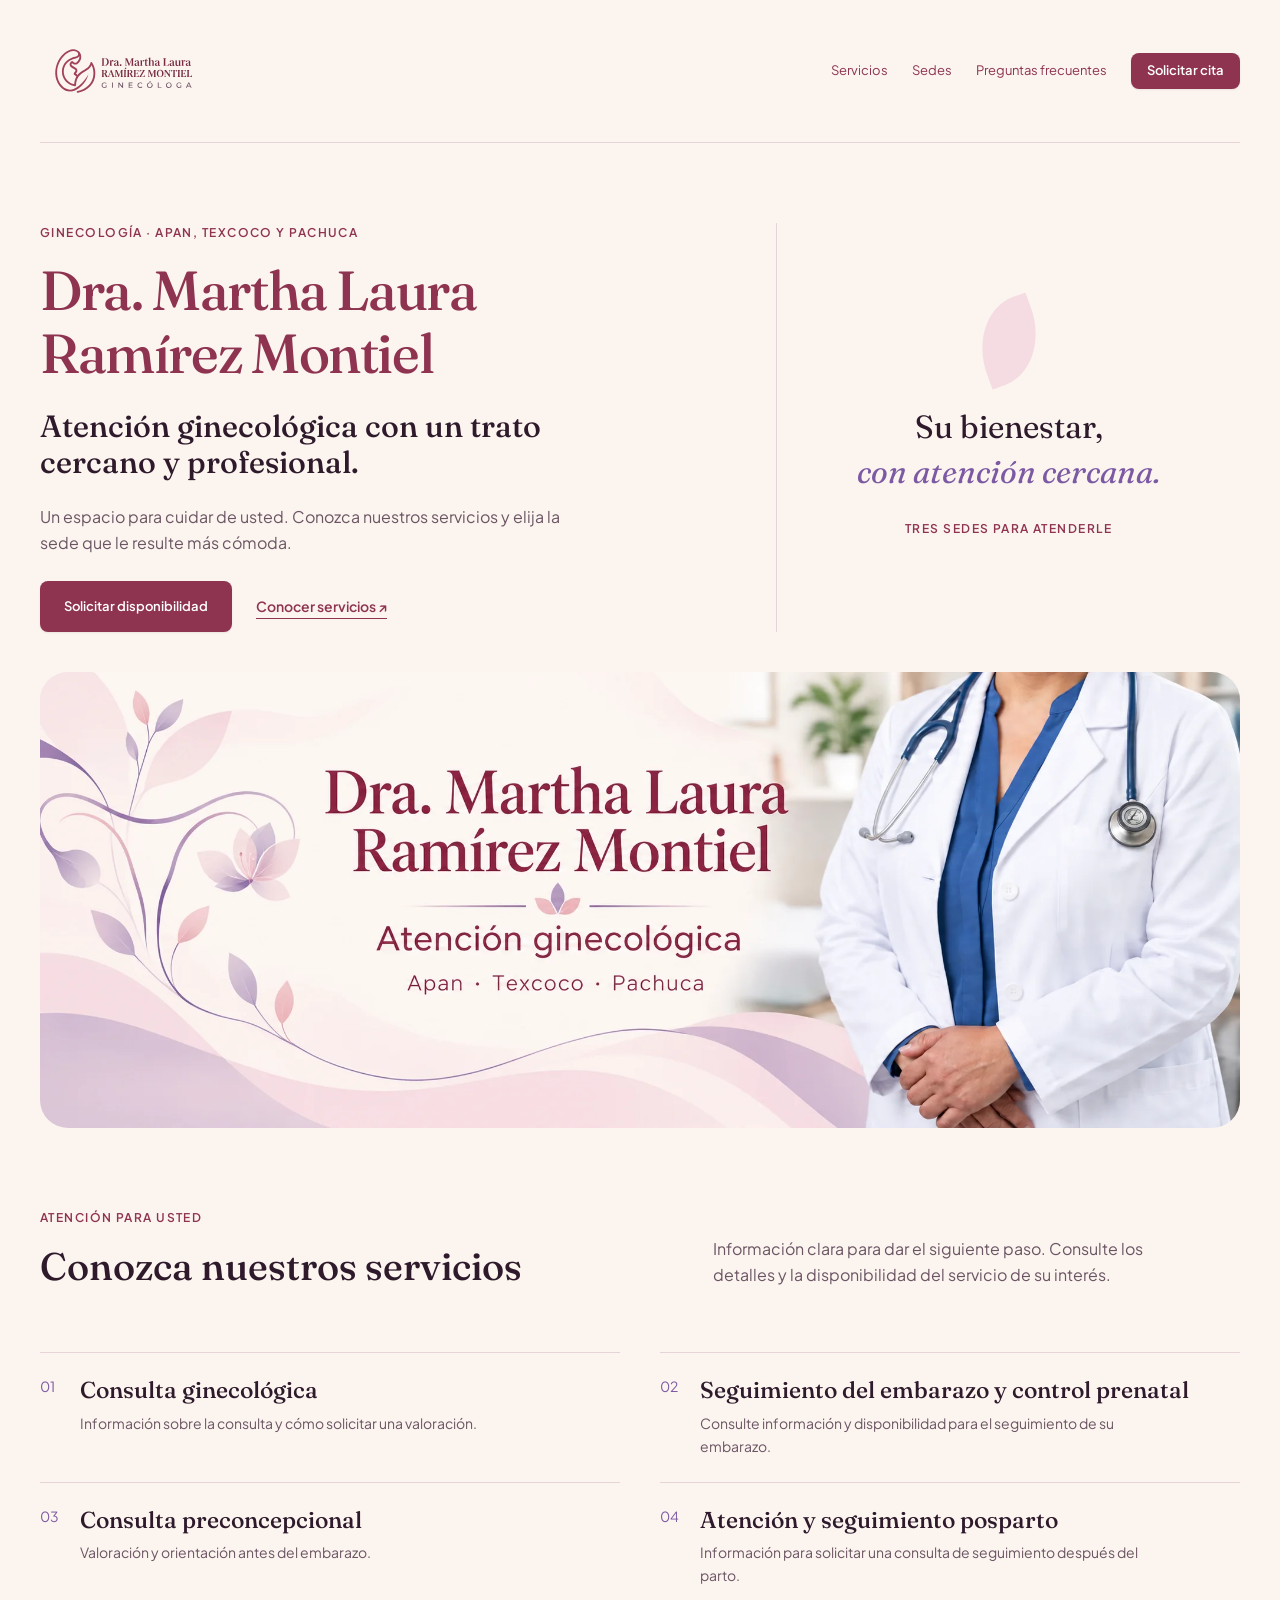
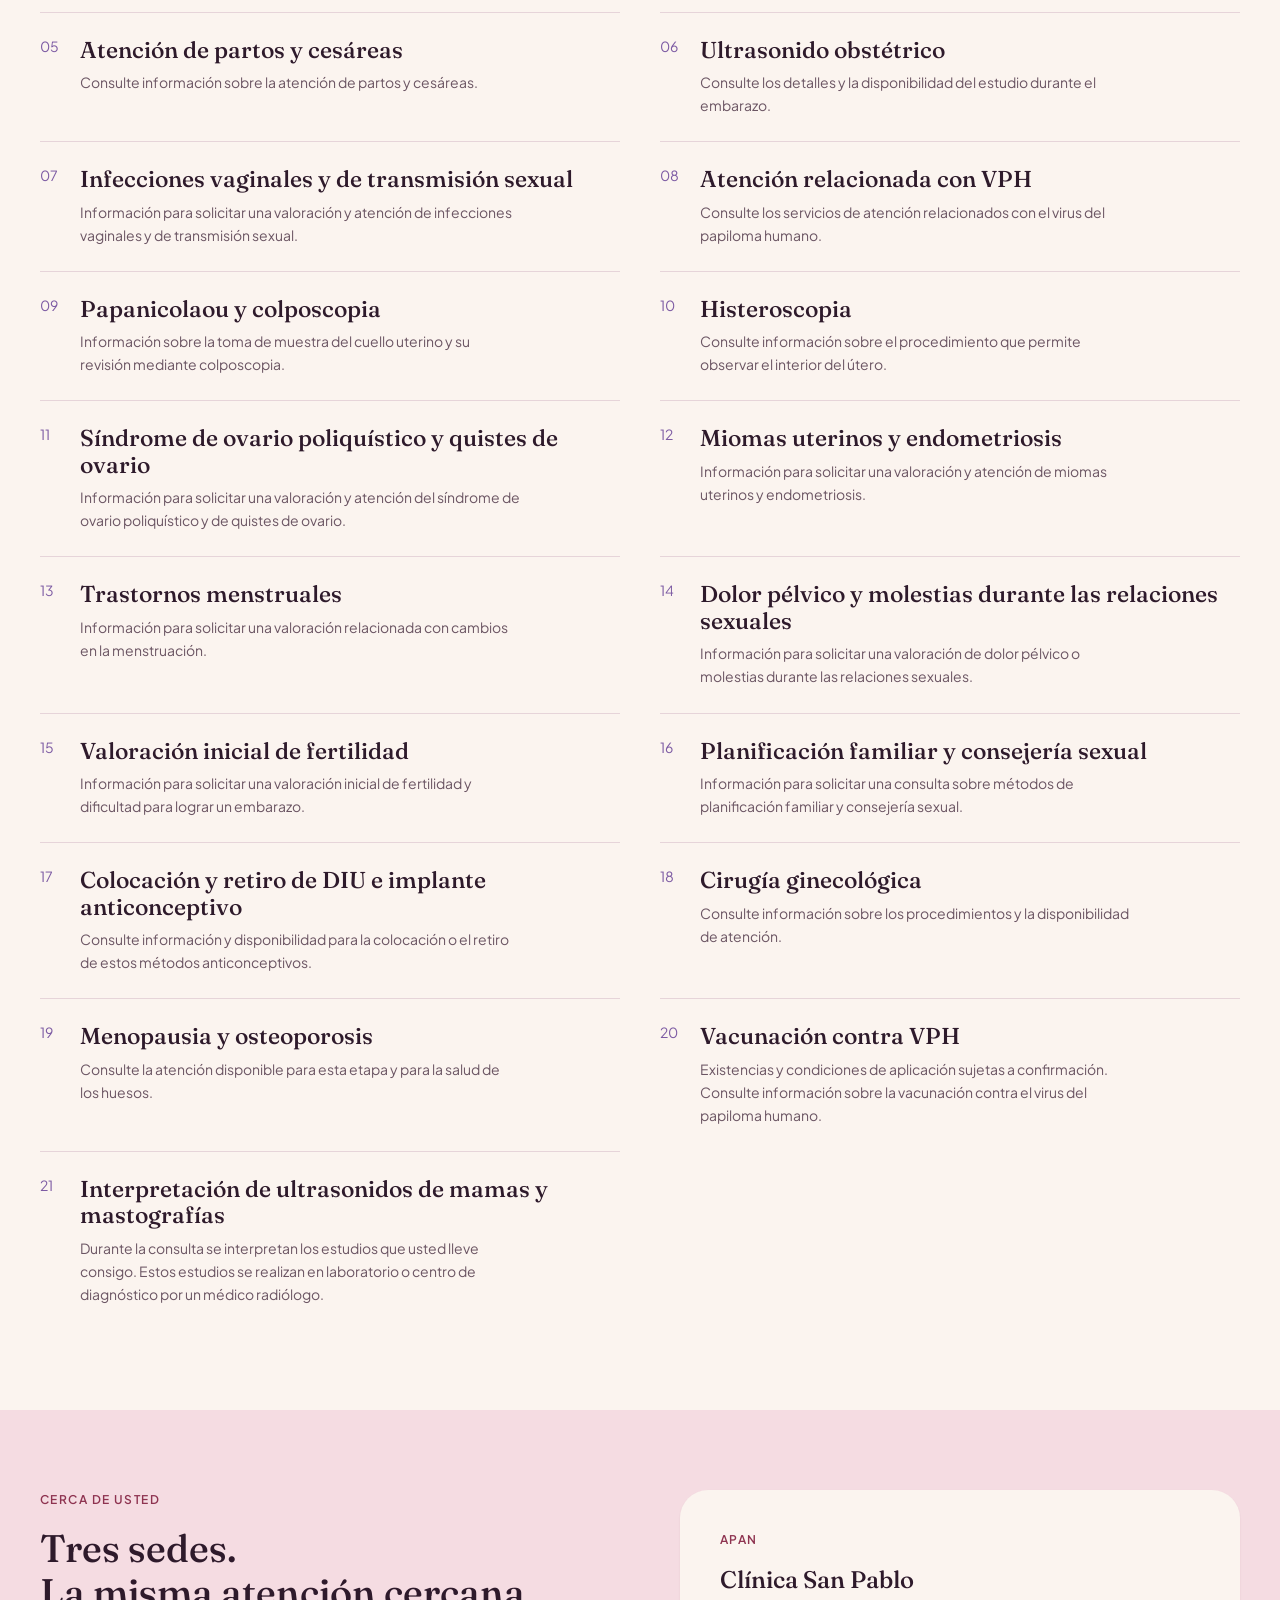
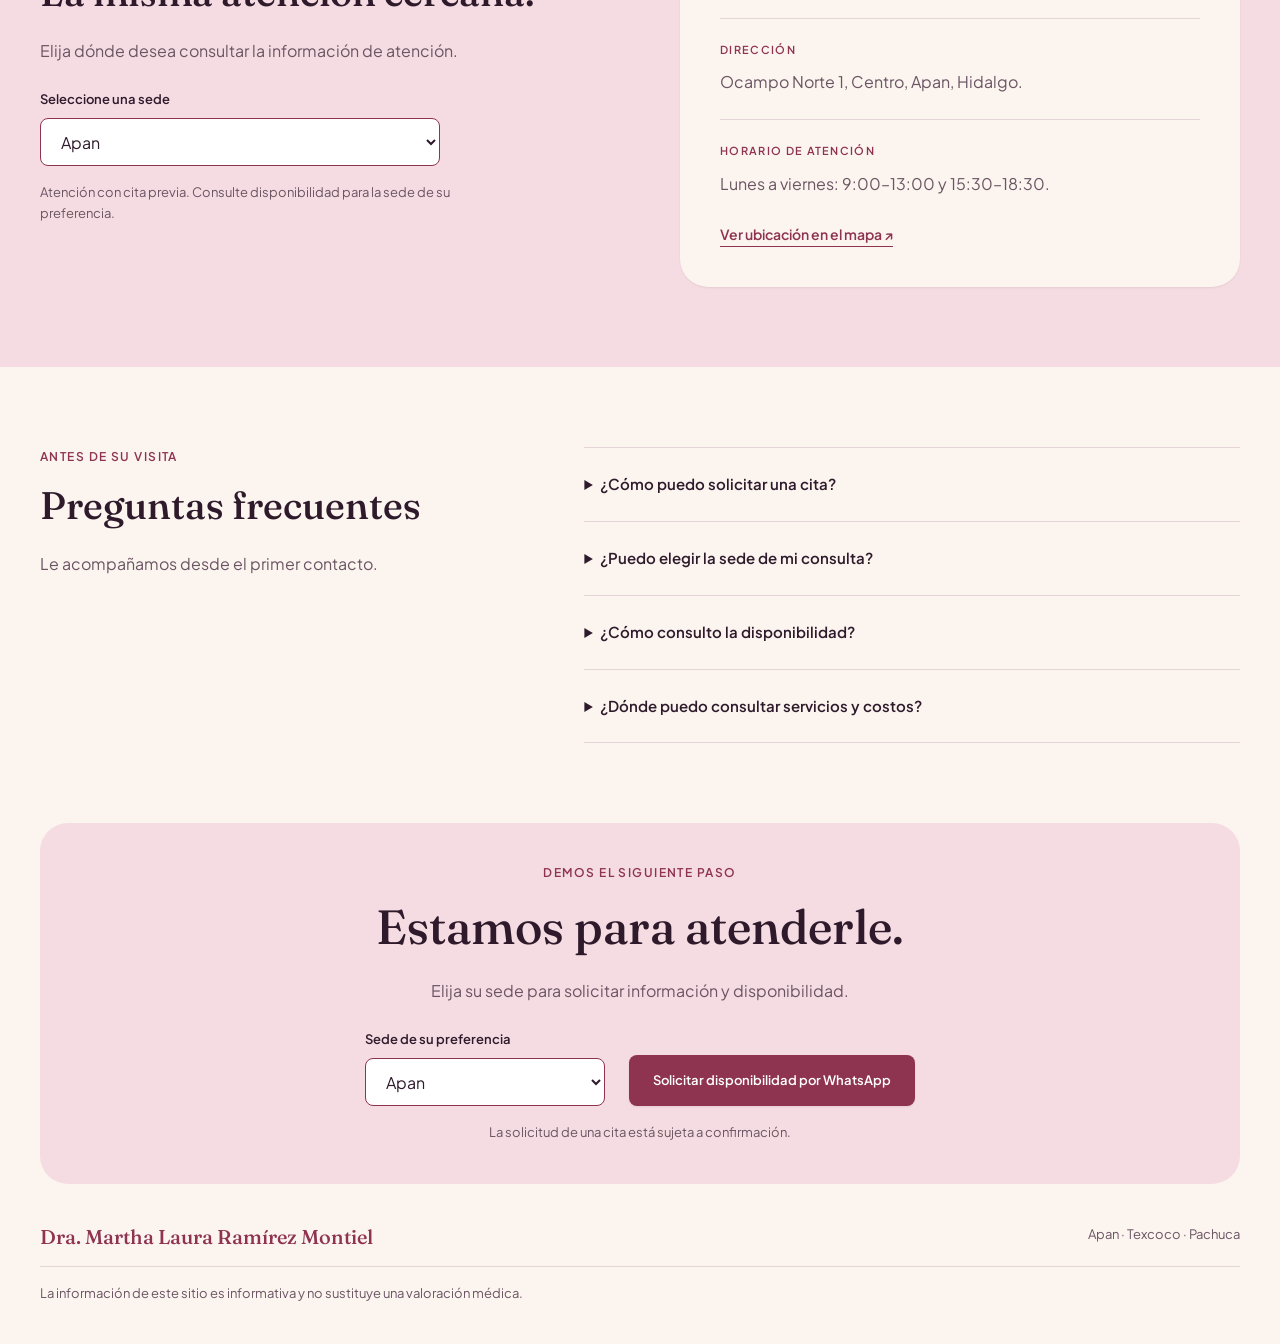
<file: index.html>
<!doctype html>
<html lang="es">
<head>
<meta charset="utf-8"><meta name="viewport" content="width=device-width, initial-scale=1">
<title>Dra. Martha Laura Ramírez Montiel | Atención ginecológica</title>
<meta name="description" content="Atención ginecológica con un trato cercano y profesional en Apan, Texcoco y Pachuca. Conozca los servicios y consulte información y disponibilidad.">
<meta property="og:title" content="Dra. Martha Laura Ramírez Montiel"><meta property="og:description" content="Atención ginecológica en Apan, Texcoco y Pachuca. Servicios, sedes e información para solicitar disponibilidad."><meta property="og:type" content="website"><meta property="og:locale" content="es_MX">
<link rel="preconnect" href="https://fonts.googleapis.com"><link rel="preconnect" href="https://fonts.gstatic.com" crossorigin><link href="https://fonts.googleapis.com/css2?family=Fraunces:wght@400;500;600&family=Plus+Jakarta+Sans:wght@400;500;600&display=swap" rel="stylesheet">
<link rel="icon" type="image/svg+xml" href="assets/branding/monograma.svg"><link rel="stylesheet" href="styles.css"><script type="module" src="app.js"></script>
</head>
<body>
<a class="skip" href="#contenido">Ir al contenido</a>
<header class="header wrap"><a class="wordmark logo-link" href="#inicio" aria-label="Dra. Martha Laura Ramírez Montiel, ir al inicio"><img src="assets/branding/logo-completo.svg" width="1376" height="768" alt="Dra. Martha Laura Ramírez Montiel, Ginecóloga"></a><button class="menu" aria-expanded="false" aria-controls="navigation">Menú <span aria-hidden="true">☰</span></button><nav id="navigation" aria-label="Navegación principal"><a href="#servicios">Servicios</a><a href="#sedes">Sedes</a><a href="#preguntas">Preguntas frecuentes</a><a class="button small" data-contact data-label="Solicitar cita" href="#contacto">Solicitar cita</a></nav></header>
<main id="contenido">
<section id="inicio" class="hero wrap"><div class="hero-copy"><p class="eyebrow">Ginecología · Apan, Texcoco y Pachuca</p><h1>Dra. Martha Laura <br>Ramírez Montiel</h1><h2>Atención ginecológica con un trato cercano y profesional.</h2><p>Un espacio para cuidar de usted. Conozca nuestros servicios y elija la sede que le resulte más cómoda.</p><div class="actions"><a class="button" data-contact data-label="Solicitar disponibilidad" href="#contacto">Solicitar disponibilidad</a><a class="text-link" href="#servicios">Conocer servicios <span aria-hidden="true">↗</span></a></div></div><div class="hero-aside"><span class="petal" aria-hidden="true"></span><p>Su bienestar,<br><em>con atención cercana.</em></p><span class="eyebrow">Tres sedes para atenderle</span></div><img class="banner" src="assets/portada.webp" width="2034" height="773" alt="Recurso visual autorizado de atención ginecológica, con uniforme médico sin rostro visible y detalles florales en vino y lavanda."></section>
<section id="servicios" class="section wrap"><div class="section-heading"><div><p class="eyebrow">Atención para usted</p><h2>Conozca nuestros servicios</h2></div><p>Información clara para dar el siguiente paso. Consulte los detalles y la disponibilidad del servicio de su interés.</p></div><div id="service-list" class="services"></div></section>
<section id="sedes" class="locations"><div class="wrap location-layout"><div><p class="eyebrow">Cerca de usted</p><h2>Tres sedes.<br>La misma atención cercana.</h2><p>Elija dónde desea consultar la información de atención.</p><label for="location">Seleccione una sede</label><select id="location" data-location></select><p class="appointment-note" data-note></p></div><article class="location-detail" aria-live="polite" aria-atomic="true"><p class="eyebrow" id="location-name"></p><h3 id="place"></h3><div class="detail-row"><span class="eyebrow">Dirección</span><p id="address"></p></div><div class="detail-row"><span class="eyebrow">Horario de atención</span><p id="hours"></p></div><a id="map" class="text-link" target="_blank" rel="noopener noreferrer">Ver ubicación en el mapa <span aria-hidden="true">↗</span><span class="sr-only"> (abre en otra pestaña)</span></a></article></div></section>
<section id="preguntas" class="section wrap faq-layout"><div><p class="eyebrow">Antes de su visita</p><h2>Preguntas frecuentes</h2><p>Le acompañamos desde el primer contacto.</p></div><div class="questions"><details><summary>¿Cómo puedo solicitar una cita?</summary><p>Seleccione su sede y solicite información y disponibilidad por WhatsApp. La fecha y la hora deberán confirmarse antes de su visita.</p></details><details><summary>¿Puedo elegir la sede de mi consulta?</summary><p>Sí. Puede elegir Apan, Texcoco o Pachuca. Revise la dirección y los horarios de la sede de su preferencia.</p></details><details><summary>¿Cómo consulto la disponibilidad?</summary><p>Los horarios publicados son de atención; no representan espacios disponibles en tiempo real. Consulte disponibilidad para su sede antes de acudir.</p></details><details><summary>¿Dónde puedo consultar servicios y costos?</summary><p>Puede revisar los servicios en esta página y solicitar información sobre sus detalles y costos por WhatsApp.</p></details></div></section>
<section id="contacto" class="wrap closing"><p class="eyebrow">Demos el siguiente paso</p><h2>Estamos para atenderle.</h2><p>Elija su sede para solicitar información y disponibilidad.</p><div class="contact-controls"><div><label for="contact-location">Sede de su preferencia</label><select id="contact-location" data-location></select></div><a class="button" data-contact data-label="Solicitar disponibilidad por WhatsApp" href="#contacto">Solicitar disponibilidad por WhatsApp</a></div><p class="appointment-note">La solicitud de una cita está sujeta a confirmación.</p></section>
</main><footer class="wrap"><p class="wordmark">Dra. Martha Laura Ramírez Montiel</p><p>Apan · Texcoco · Pachuca</p><p class="legal">La información de este sitio es informativa y no sustituye una valoración médica.</p></footer>
<noscript><p class="wrap">Active JavaScript para consultar las sedes y solicitar disponibilidad por WhatsApp.</p></noscript>
</body></html>
</file>
<file: styles.css>
:root{--surface:#FBF4EF;--surface-raised:#fff;--ink:#2E1A2B;--ink-muted:#6B5563;--brand:#8E3350;--brand-tint:#F5DCE2;--accent:#7C5AA3;--border:#E6D4D9;--space-1:4px;--space-2:8px;--space-3:16px;--space-4:24px;--space-5:40px;--radius-sm:8px;--radius-md:16px;--radius-lg:28px;--shadow-sm:0 1px 2px rgba(46,26,43,.08);--shadow-md:0 8px 24px rgba(46,26,43,.16);--display:'Fraunces',Georgia,serif;--sans:'Plus Jakarta Sans',system-ui,sans-serif}
*{box-sizing:border-box}html{scroll-behavior:smooth;scroll-padding-top:24px}body{margin:0;background:var(--surface);color:var(--ink);font:16px/1.65 var(--sans)}a{color:var(--brand)}button,select{font:inherit}h1,h2,h3{font-family:var(--display);font-weight:500;line-height:1.15;margin:0 0 var(--space-4)}h1{font-size:clamp(36px,4.3vw,60px);color:var(--brand);letter-spacing:-.025em}h2{font-size:clamp(30px,3vw,42px)}h3{font-size:24px}p{margin:0 0 var(--space-4);color:var(--ink-muted)}.wrap{width:min(1200px,calc(100% - 80px));margin-inline:auto}.header{display:flex;align-items:center;justify-content:space-between;gap:var(--space-4);padding-block:var(--space-4);border-bottom:1px solid var(--border)}.wordmark{font:500 20px/1.3 var(--display);text-decoration:none;color:var(--brand)}nav{display:flex;align-items:center;gap:var(--space-4)}nav>a{font-size:13px;text-decoration:none}.button{display:inline-flex;align-items:center;justify-content:center;padding:var(--space-3) var(--space-4);border-radius:var(--radius-sm);background:var(--brand);color:white;text-decoration:none;font-size:13px;font-weight:600;box-shadow:var(--shadow-sm);text-align:center;line-height:1.5}.button[aria-disabled]{background:var(--brand-tint);color:var(--brand);cursor:default;box-shadow:none}.small{max-width:210px;padding:var(--space-2) var(--space-3)}.menu{display:none}.hero{padding-top:calc(var(--space-5)*2);display:grid;grid-template-columns:1.5fr 1fr;gap:var(--space-5)}.eyebrow{font-size:12px;font-weight:600;letter-spacing:.12em;text-transform:uppercase;color:var(--brand);margin-bottom:var(--space-3)}.hero-copy h2{font-size:clamp(24px,2.4vw,32px);max-width:580px}.hero-copy>p:not(.eyebrow){max-width:550px}.actions{display:flex;align-items:center;flex-wrap:wrap;gap:var(--space-4)}.text-link{font-size:14px;text-underline-offset:6px;font-weight:600}.hero-aside{display:flex;flex-direction:column;align-items:center;justify-content:center;text-align:center;border-left:1px solid var(--border)}.hero-aside p{font:32px/1.4 var(--display);color:var(--ink)}.hero-aside em{color:var(--accent);font-weight:400}.petal{display:block;width:64px;height:80px;background:var(--brand-tint);border-radius:80% 0 80% 0;transform:rotate(-20deg);margin-bottom:var(--space-4)}.banner{width:100%;height:auto;display:block;grid-column:1/-1;border-radius:var(--radius-lg)}.section{padding-block:calc(var(--space-5)*2)}.section-heading{display:grid;grid-template-columns:1.2fr 1fr;gap:var(--space-5);margin-bottom:var(--space-5);align-items:end}.section-heading p{max-width:440px}.services{display:grid;grid-template-columns:repeat(2,1fr);gap:0 var(--space-5)}.services article{position:relative;border-top:1px solid var(--border);padding:var(--space-4) 0 var(--space-4) var(--space-5)}.services h3{font-size:23px;margin-bottom:var(--space-2)}.services p{font-size:14px;margin:0;max-width:440px}.service-number{position:absolute;left:0;top:var(--space-4);font:14px var(--sans);color:var(--accent)}.locations{background:var(--brand-tint);padding-block:calc(var(--space-5)*2)}.location-layout{display:grid;grid-template-columns:1fr 1fr;gap:calc(var(--space-5)*2)}label{display:block;font-size:13px;font-weight:600;margin-bottom:var(--space-2)}select{width:100%;min-height:48px;border:1px solid var(--brand);border-radius:var(--radius-sm);padding:var(--space-2) var(--space-3);background:var(--surface-raised);color:var(--ink);max-width:400px}.appointment-note{font-size:13px;margin-top:var(--space-3);max-width:420px}.location-detail{background:var(--surface);padding:var(--space-5);border-radius:var(--radius-lg);box-shadow:var(--shadow-sm)}.detail-row{border-top:1px solid var(--border);padding-top:var(--space-3)}.detail-row .eyebrow{font-size:11px}.detail-row p{margin-top:var(--space-2)}.faq-layout{display:grid;grid-template-columns:1fr 1.3fr;gap:var(--space-5)}details{border-bottom:1px solid var(--border);padding-block:var(--space-4)}details:first-child{border-top:1px solid var(--border)}summary{cursor:pointer;font-weight:600;font-size:15px}details p{font-size:14px;margin:var(--space-3) 0 0}.closing{background:var(--brand-tint);border-radius:var(--radius-lg);padding:var(--space-5);text-align:center}.closing h2{font-size:clamp(32px,4vw,48px)}.contact-controls{display:flex;justify-content:center;align-items:end;gap:var(--space-4)}.contact-controls>div{text-align:left;min-width:240px}.closing .appointment-note{margin-inline:auto;margin-bottom:0}footer{padding-block:var(--space-5);display:grid;grid-template-columns:1fr auto;gap:var(--space-3)}footer p{margin:0;font-size:13px}.legal{grid-column:1/-1;border-top:1px solid var(--border);padding-top:var(--space-3)}:focus-visible{outline:2px solid var(--brand);outline-offset:4px}.skip{position:absolute;left:16px;top:-100px;background:white;padding:16px;z-index:10}.skip:focus{top:16px}.sr-only{position:absolute;width:1px;height:1px;padding:0;overflow:hidden;clip:rect(0,0,0,0);white-space:nowrap}
@media(max-width:900px){.wrap{width:calc(100% - 48px)}.header{flex-wrap:wrap}.menu{display:block;border:1px solid var(--border);border-radius:var(--radius-sm);background:transparent;padding:var(--space-2) var(--space-3);color:var(--brand)}nav{display:none;width:100%;align-items:stretch;flex-direction:column;padding-block:var(--space-3)}nav.open{display:flex}nav>a{padding:var(--space-2)}.hero{padding-top:var(--space-5);grid-template-columns:1fr}.hero-aside{display:none}.section-heading,.location-layout,.faq-layout{grid-template-columns:1fr;gap:var(--space-4)}.section,.locations{padding-block:var(--space-5)}.section-heading{margin-bottom:var(--space-4)}.contact-controls{flex-direction:column;align-items:stretch}.contact-controls>div{min-width:0}.contact-controls select{max-width:none}footer{grid-template-columns:1fr}.legal{grid-column:auto}}
@media(max-width:560px){.wrap{width:calc(100% - 32px)}.wordmark{font-size:17px}.services{grid-template-columns:1fr}.hero{gap:var(--space-4)}.hero h1 br{display:none}.actions{align-items:stretch;flex-direction:column;gap:var(--space-3)}.actions .text-link{align-self:flex-start}.location-detail,.closing{padding:var(--space-4)}.banner{border-radius:var(--radius-md)}}
@media(prefers-reduced-motion:reduce){html{scroll-behavior:auto}*,*::before,*::after{animation:none!important;transition:none!important}}

/* Identidad MLRM: logotipo vectorial con fondo transparente */
.logo-link{display:flex;align-items:center;flex:0 1 335px;min-width:0}
.logo-link img{display:block;width:100%;height:auto;max-height:94px;object-fit:contain;object-position:left center}
@media(max-width:560px){.logo-link{flex-basis:220px}.logo-link img{max-height:68px}}
</file>
